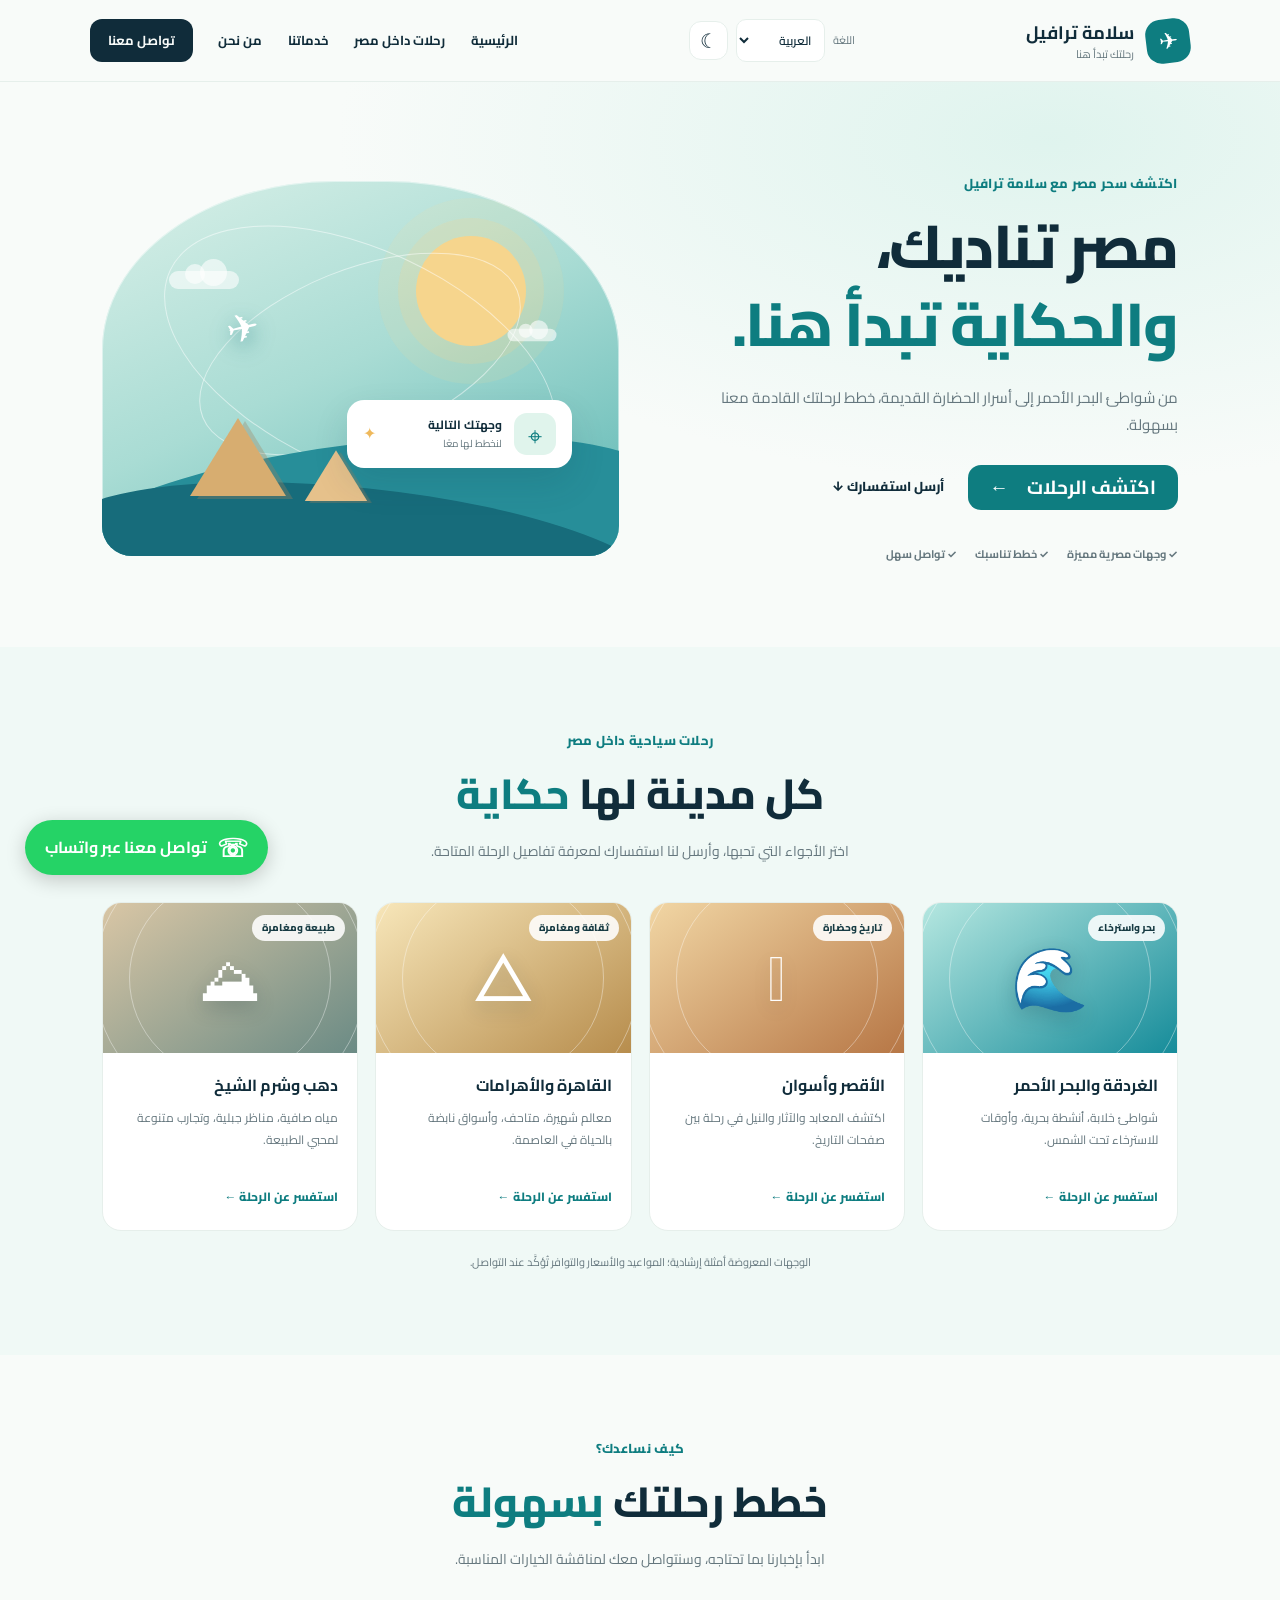
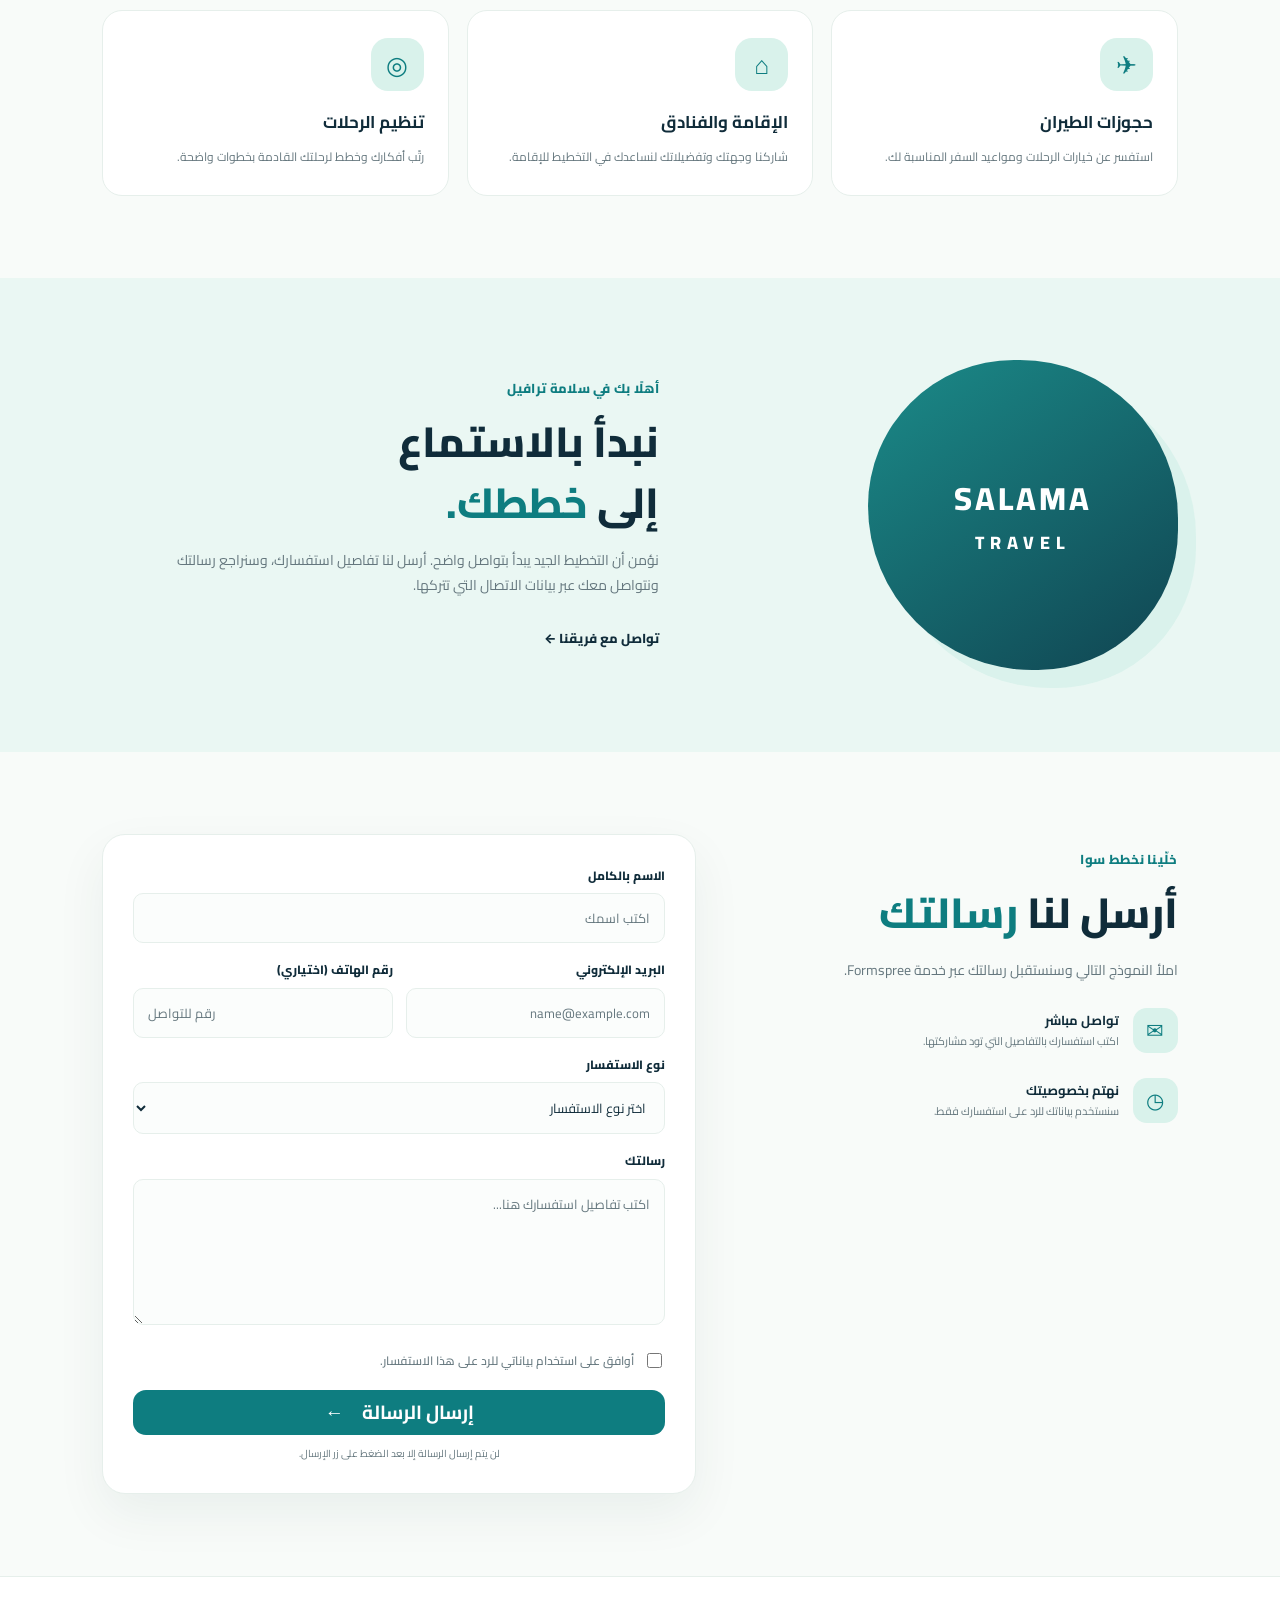
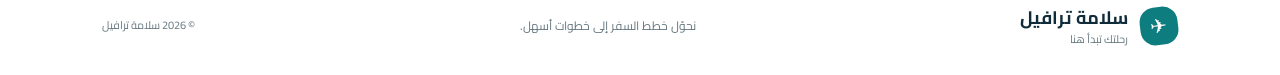
<file: index.html>
<!doctype html>
<html lang="ar" dir="rtl" data-theme="light">
<head>
  <meta charset="utf-8">
  <meta name="viewport" content="width=device-width, initial-scale=1">
  <meta name="description" content="سلامة ترافيل — رحلات سياحية داخل مصر وخطط سفر تناسبك.">
  <meta name="theme-color" content="#f8fbf9">
  <title>سلامة ترافيل | اكتشف مصر</title>
  <link rel="stylesheet" href="style.css">
</head>
<body>
  <header class="site-header">
    <a class="brand" href="#home" aria-label="Salama Travel home">
      <span class="brand-mark">✈</span>
      <span><strong data-i18n="brand">سلامة ترافيل</strong><small data-i18n="tagline">رحلتك تبدأ هنا</small></span>
    </a>
    <div class="header-actions">
      <label class="language-label" for="languageSelect" data-i18n="languageLabel">اللغة</label>
      <select id="languageSelect" class="language-select" aria-label="Language">
        <option value="ar">العربية</option><option value="en">English</option><option value="ru">Русский</option>
      </select>
      <button class="theme-toggle" id="themeToggle" type="button" aria-label="تبديل الوضع" title="تبديل الوضع"><span id="themeIcon">☾</span></button>
      <button class="menu-toggle" aria-label="فتح القائمة" aria-expanded="false">☰</button>
    </div>
    <nav class="nav" aria-label="القائمة الرئيسية">
      <a href="#home" data-i18n="navHome">الرئيسية</a><a href="#trips" data-i18n="navTrips">رحلات داخل مصر</a><a href="#services" data-i18n="navServices">خدماتنا</a><a href="#about" data-i18n="navAbout">من نحن</a><a href="#contact" class="nav-cta" data-i18n="navContact">تواصل معنا</a>
    </nav>
  </header>

  <main>
    <section class="hero" id="home">
      <div class="hero-content reveal">
        <p class="eyebrow" data-i18n="heroEyebrow">اكتشف سحر مصر مع سلامة ترافيل</p>
        <h1 data-i18n="heroTitle">مصر تناديك،<br><span>والحكاية تبدأ هنا.</span></h1>
        <p class="hero-copy" data-i18n="heroCopy">من شواطئ البحر الأحمر إلى أسرار الحضارة القديمة، خطط لرحلتك القادمة معنا بسهولة.</p>
        <div class="hero-actions"><a class="button button-primary" href="#trips"><span data-i18n="exploreTrips">اكتشف الرحلات</span><span>←</span></a><a class="text-link" href="#contact" data-i18n="sendInquiry">أرسل استفسارك ↓</a></div>
        <div class="trust-row"><span data-i18n="trust1">✓ وجهات مصرية مميزة</span><span data-i18n="trust2">✓ خطط تناسبك</span><span data-i18n="trust3">✓ تواصل سهل</span></div>
      </div>
      <div class="hero-art animated-art" aria-label="تصميم سياحي مستوحى من مصر" role="img">
        <div class="sun"></div><div class="cloud cloud-one"></div><div class="cloud cloud-two"></div>
        <div class="orbit orbit-one"></div><div class="orbit orbit-two"></div><div class="plane">✈</div>
        <div class="pyramid pyramid-one"></div><div class="pyramid pyramid-two"></div>
        <div class="destination-card"><span class="pin">⌖</span><div><b data-i18n="nextDestination">وجهتك التالية</b><small data-i18n="planTogether">لنخطط لها معًا</small></div><span class="sparkle">✦</span></div>
        <div class="wave wave-back"></div><div class="wave wave-front"></div>
      </div>
    </section>

    <section class="trips section" id="trips">
      <div class="section-heading reveal"><p class="eyebrow" data-i18n="tripsEyebrow">رحلات سياحية داخل مصر</p><h2 data-i18n="tripsTitle">كل مدينة لها <span>حكاية</span></h2><p data-i18n="tripsIntro">اختر الأجواء التي تحبها، وأرسل لنا استفسارك لمعرفة تفاصيل الرحلة المتاحة.</p></div>
      <div class="trip-grid">
        <article class="trip-card reveal"><div class="trip-visual sea"><span class="trip-symbol">🌊</span><span class="trip-tag" data-i18n="tripSeaTag">بحر واسترخاء</span></div><div class="trip-body"><h3 data-i18n="tripHurghada">الغردقة والبحر الأحمر</h3><p data-i18n="tripHurghadaDesc">شواطئ خلابة، أنشطة بحرية، وأوقات للاسترخاء تحت الشمس.</p><button class="trip-link" type="button" data-trip="hurghada" data-i18n="askTrip">استفسر عن الرحلة ←</button></div></article>
        <article class="trip-card reveal"><div class="trip-visual history"><span class="trip-symbol">𓂀</span><span class="trip-tag" data-i18n="tripHistoryTag">تاريخ وحضارة</span></div><div class="trip-body"><h3 data-i18n="tripLuxor">الأقصر وأسوان</h3><p data-i18n="tripLuxorDesc">اكتشف المعابد والآثار والنيل في رحلة بين صفحات التاريخ.</p><button class="trip-link" type="button" data-trip="luxor" data-i18n="askTrip">استفسر عن الرحلة ←</button></div></article>
        <article class="trip-card reveal"><div class="trip-visual cairo"><span class="trip-symbol">△</span><span class="trip-tag" data-i18n="tripCultureTag">ثقافة ومغامرة</span></div><div class="trip-body"><h3 data-i18n="tripCairo">القاهرة والأهرامات</h3><p data-i18n="tripCairoDesc">معالم شهيرة، متاحف، وأسواق نابضة بالحياة في العاصمة.</p><button class="trip-link" type="button" data-trip="cairo" data-i18n="askTrip">استفسر عن الرحلة ←</button></div></article>
        <article class="trip-card reveal"><div class="trip-visual sinai"><span class="trip-symbol">⛰</span><span class="trip-tag" data-i18n="tripNatureTag">طبيعة ومغامرة</span></div><div class="trip-body"><h3 data-i18n="tripSinai">دهب وشرم الشيخ</h3><p data-i18n="tripSinaiDesc">مياه صافية، مناظر جبلية، وتجارب متنوعة لمحبي الطبيعة.</p><button class="trip-link" type="button" data-trip="sinai" data-i18n="askTrip">استفسر عن الرحلة ←</button></div></article>
      </div>
      <p class="trips-note" data-i18n="tripsNote">الوجهات المعروضة أمثلة إرشادية؛ المواعيد والأسعار والتوافر تُؤكَّد عند التواصل.</p>
    </section>

    <section class="services section" id="services">
      <div class="section-heading reveal"><p class="eyebrow" data-i18n="servicesEyebrow">كيف نساعدك؟</p><h2 data-i18n="servicesTitle">خطط رحلتك <span>بسهولة</span></h2><p data-i18n="servicesIntro">ابدأ بإخبارنا بما تحتاجه، وسنتواصل معك لمناقشة الخيارات المناسبة.</p></div>
      <div class="service-grid">
        <article class="service-card reveal"><span class="service-icon">✈</span><h3 data-i18n="serviceFlights">حجوزات الطيران</h3><p data-i18n="serviceFlightsDesc">استفسر عن خيارات الرحلات ومواعيد السفر المناسبة لك.</p></article>
        <article class="service-card reveal"><span class="service-icon">⌂</span><h3 data-i18n="serviceStay">الإقامة والفنادق</h3><p data-i18n="serviceStayDesc">شاركنا وجهتك وتفضيلاتك لنساعدك في التخطيط للإقامة.</p></article>
        <article class="service-card reveal"><span class="service-icon">◎</span><h3 data-i18n="servicePlans">تنظيم الرحلات</h3><p data-i18n="servicePlansDesc">رتّب أفكارك وخطط لرحلتك القادمة بخطوات واضحة.</p></article>
      </div>
    </section>

    <section class="about section" id="about">
      <div class="about-stamp reveal">SALAMA<br><span>TRAVEL</span></div>
      <div class="reveal"><p class="eyebrow" data-i18n="aboutEyebrow">أهلًا بك في سلامة ترافيل</p><h2 data-i18n="aboutTitle">نبدأ بالاستماع<br>إلى <span>خططك.</span></h2><p data-i18n="aboutCopy">نؤمن أن التخطيط الجيد يبدأ بتواصل واضح. أرسل لنا تفاصيل استفسارك، وسنراجع رسالتك ونتواصل معك عبر بيانات الاتصال التي تتركها.</p><a class="text-link" href="#contact" data-i18n="contactTeam">تواصل مع فريقنا ←</a></div>
    </section>

    <section class="contact-section section" id="contact">
      <div class="contact-intro reveal"><p class="eyebrow" data-i18n="contactEyebrow">خلّينا نخطط سوا</p><h2 data-i18n="contactTitle">أرسل لنا <span>رسالتك</span></h2><p data-i18n="contactIntro">املأ النموذج التالي وسنستقبل رسالتك عبر خدمة Formspree.</p>
        <div class="contact-note"><span>✉</span><div><b data-i18n="directContact">تواصل مباشر</b><small data-i18n="directContactDesc">اكتب استفسارك بالتفاصيل التي تود مشاركتها.</small></div></div>
        <div class="contact-note"><span>◷</span><div><b data-i18n="privacyTitle">نهتم بخصوصيتك</b><small data-i18n="privacyDesc">سنستخدم بياناتك للرد على استفسارك فقط.</small></div></div>
      </div>
      <form class="contact-form reveal" action="https://formspree.io/f/xgaoqbly" method="POST">
        <input type="hidden" name="_subject" value="رسالة جديدة من موقع سلامة ترافيل">
        <label for="name" data-i18n="labelName">الاسم بالكامل</label><input id="name" name="name" type="text" placeholder="اكتب اسمك" autocomplete="name" required data-i18n-placeholder="placeholderName">
        <div class="form-row"><div><label for="email" data-i18n="labelEmail">البريد الإلكتروني</label><input id="email" name="email" type="email" placeholder="name@example.com" autocomplete="email" required></div><div><label for="phone" data-i18n="labelPhone">رقم الهاتف (اختياري)</label><input id="phone" name="phone" type="tel" placeholder="رقم للتواصل" autocomplete="tel" data-i18n-placeholder="placeholderPhone"></div></div>
        <label for="topic" data-i18n="labelTopic">نوع الاستفسار</label><select id="topic" name="topic" required><option value="" disabled selected data-i18n="selectTopic">اختر نوع الاستفسار</option><option value="رحلات داخل مصر" data-i18n="topicDomestic">رحلات سياحية داخل مصر</option><option value="حجز طيران" data-i18n="topicFlights">حجز طيران</option><option value="فندق وإقامة" data-i18n="topicStay">فندق وإقامة</option><option value="تنظيم رحلة" data-i18n="topicPlan">تنظيم رحلة</option><option value="استفسار عام" data-i18n="topicGeneral">استفسار عام</option></select>
        <label for="message" data-i18n="labelMessage">رسالتك</label><textarea id="message" name="message" rows="5" placeholder="اكتب تفاصيل استفسارك هنا..." required data-i18n-placeholder="placeholderMessage"></textarea>
        <label class="consent"><input type="checkbox" required><span data-i18n="consent">أوافق على استخدام بياناتي للرد على هذا الاستفسار.</span></label>
        <button class="button button-primary submit-button" type="submit"><span data-i18n="submit">إرسال الرسالة</span><span>←</span></button>
        <p class="form-footnote" data-i18n="formFootnote">لن يتم إرسال الرسالة إلا بعد الضغط على زر الإرسال.</p>
      </form>
    </section>
  </main>

  <footer class="footer"><a class="brand footer-brand" href="#home"><span class="brand-mark">✈</span><span><strong data-i18n="brand">سلامة ترافيل</strong><small data-i18n="tagline">رحلتك تبدأ هنا</small></span></a><p data-i18n="footerLine">نحوّل خطط السفر إلى خطوات أسهل.</p><span class="copyright">© <span id="year"></span> <span data-i18n="brand">سلامة ترافيل</span></span></footer>
  <script src="script.js"></script>
  
<!-- زر التواصل عبر واتساب -->
<a
  href="https://wa.me/201030033154"
  class="whatsapp-float"
  target="_blank"
  rel="noopener noreferrer"
  aria-label="تواصل معنا عبر واتساب"
>
  <span class="whatsapp-icon">☏</span>
  <span>تواصل معنا عبر واتساب</span>
</a>

</body>
</html>
</file>
<file: style.css>
@import url('https://fonts.googleapis.com/css2?family=Cairo:wght@400;500;600;700;800&family=Inter:wght@400;500;600;700;800&display=swap');
:root{color-scheme:light;--navy:#102c3a;--teal:#0e7d80;--mint:#d9f2eb;--gold:#efb95c;--muted:#65777e;--paper:#f8fbf9;--white:#fff;--card:#fff;--line:#e6efeb;--field:#fbfdfc;--shadow:0 20px 50px #153d3510}
html[data-theme="dark"]{color-scheme:dark;--navy:#e5f2ef;--teal:#59c8bd;--mint:#203f3d;--gold:#f2c66f;--muted:#a8b9b8;--paper:#101c22;--white:#17272e;--card:#192a31;--line:#2a4047;--field:#14242a;--shadow:0 20px 50px #0003}
*{box-sizing:border-box}html{scroll-behavior:smooth;scroll-padding-top:95px}body{margin:0;font-family:'Cairo','Inter',Tahoma,Arial,sans-serif;color:var(--navy);background:var(--paper);line-height:1.8;transition:background .3s,color .3s}a{color:inherit;text-decoration:none}.site-header{min-height:82px;padding:12px 7%;display:flex;align-items:center;justify-content:space-between;gap:18px;background:color-mix(in srgb,var(--paper) 92%,transparent);position:sticky;top:0;z-index:20;border-bottom:1px solid var(--line);backdrop-filter:blur(14px)}.brand{display:flex;align-items:center;gap:12px;flex-shrink:0}.brand-mark{display:grid;place-items:center;width:44px;height:44px;border-radius:15px;background:var(--teal);color:#fff;font-size:23px;transform:rotate(-7deg)}.brand strong,.brand small{display:block;line-height:1.5}.brand strong{font-size:18px}.brand small{font-size:11px;color:var(--muted)}.nav{display:flex;align-items:center;gap:clamp(12px,2vw,30px);font-size:13px;font-weight:700}.nav a:not(.nav-cta){transition:color .2s}.nav a:hover,.trip-link:hover{color:var(--teal)}.nav-cta{background:var(--navy);color:var(--paper);padding:10px 18px;border-radius:12px}.header-actions{display:flex;align-items:center;gap:8px}.language-label{font-size:11px;color:var(--muted)}.language-select{font:600 12px 'Cairo',sans-serif;color:var(--navy);background:var(--card);border:1px solid var(--line);border-radius:10px;padding:8px 9px;max-width:112px}.theme-toggle,.menu-toggle{width:39px;height:39px;border:1px solid var(--line);background:var(--card);color:var(--navy);border-radius:12px;cursor:pointer;font-size:20px;transition:transform .2s,background .2s}.theme-toggle:hover{transform:rotate(-12deg)}.menu-toggle{display:none}.hero{min-height:565px;padding:72px 8% 65px;display:grid;grid-template-columns:1fr 1fr;align-items:center;gap:4%;overflow:hidden;background:radial-gradient(ellipse at 82% 10%,color-mix(in srgb,var(--mint) 80%,transparent) 0,transparent 48%),var(--paper)}.hero-content{position:relative;z-index:2}.eyebrow{color:var(--teal);font-size:13px;font-weight:800;letter-spacing:.3px;margin:0 0 12px}.hero h1{font-size:clamp(40px,4.7vw,65px);line-height:1.3;letter-spacing:-1.5px;margin:0 0 20px;font-weight:800}.hero h1 span,.section-heading h2 span,.about h2 span,.contact-intro h2 span{color:var(--teal)}.hero-copy{color:var(--muted);font-size:15px;max-width:475px;margin:0 0 27px}.hero-actions{display:flex;align-items:center;gap:24px;flex-wrap:wrap}.button{display:inline-flex;align-items:center;justify-content:center;gap:18px;border:0;border-radius:13px;padding:13px 22px;font:700 14px 'Cairo',sans-serif;cursor:pointer;transition:transform .2s,box-shadow .2s}.button:hover{transform:translateY(-3px);box-shadow:0 10px 25px #102c3a1c}.button-primary{background:var(--teal);color:#fff}.button span{font-size:19px;line-height:1}.text-link{font-weight:800;font-size:13px;color:var(--navy)}.trust-row{display:flex;gap:18px;flex-wrap:wrap;margin-top:35px;color:var(--muted);font-size:11px;font-weight:700}.hero-art{height:375px;position:relative;border-radius:45% 45% 30px 30px;background:linear-gradient(155deg,#d9f0e8 0%,#a9dcd4 48%,#5cb6b3 100%);overflow:hidden;box-shadow:inset 0 0 0 1px #ffffff7a}.sun{position:absolute;top:55px;right:18%;width:110px;height:110px;border-radius:50%;background:#f6d58d;box-shadow:0 0 0 18px #f6d58d35,0 0 0 38px #f6d58d20;animation:sunPulse 5s ease-in-out infinite}.cloud{position:absolute;width:70px;height:18px;background:#fff9;border-radius:20px;top:90px;animation:drift 11s ease-in-out infinite alternate}.cloud:before,.cloud:after{content:"";position:absolute;background:inherit;border-radius:50%;width:27px;height:27px;top:-12px;right:12px}.cloud:after{width:20px;height:20px;right:34px;top:-7px}.cloud-one{left:13%}.cloud-two{top:145px;right:10%;transform:scale(.7);animation-delay:-4s}.orbit{position:absolute;border:1px solid #ffffff80;border-radius:50%;width:340px;height:170px;top:88px;left:50%;transform:translateX(-50%) rotate(-22deg)}.orbit-two{width:420px;height:220px;top:68px;transform:translateX(-50%) rotate(25deg)}.plane{position:absolute;top:112px;left:24%;font-size:39px;color:#fff;transform:rotate(-13deg);text-shadow:0 7px 20px #237d83aa;animation:planeFly 7s ease-in-out infinite}.pyramid{position:absolute;bottom:58px;z-index:1;width:0;height:0;border-left:48px solid transparent;border-right:48px solid transparent;border-bottom:78px solid #d7ad70;filter:drop-shadow(7px 3px 0 #9e825c55)}.pyramid-one{left:17%;bottom:60px}.pyramid-two{left:36%;bottom:55px;transform:scale(.65);transform-origin:bottom;border-bottom-color:#e6c18b}.wave{position:absolute;left:-10%;width:120%;height:160px;border-radius:50% 50% 0 0}.wave-back{bottom:-48px;background:#278e99;transform:rotate(-7deg)}.wave-front{bottom:-92px;background:#176c7b;transform:rotate(6deg)}.destination-card{position:absolute;z-index:4;bottom:88px;right:9%;display:flex;align-items:center;gap:12px;background:#fff;color:#102c3a;padding:13px 16px;border-radius:17px;box-shadow:0 15px 35px #123b4520;min-width:225px;animation:float 4s ease-in-out infinite}.destination-card .pin{display:grid;place-items:center;background:#e0f4ec;color:#0e7d80;width:42px;height:42px;border-radius:13px;font-size:25px}.destination-card b,.destination-card small{display:block}.destination-card b{font-size:12px}.destination-card small{font-size:10px;color:#65777e}.sparkle{color:#efb95c;margin-inline-start:auto}.section{padding:82px 8%}.section-heading{text-align:center;max-width:680px;margin:0 auto 38px}.section-heading h2,.about h2,.contact-intro h2{font-size:clamp(29px,3.3vw,42px);line-height:1.45;margin:0 0 12px;font-weight:800}.section-heading>p:last-child,.about>div:last-child>p:not(.eyebrow),.contact-intro>p:not(.eyebrow){color:var(--muted);font-size:14px}.trips{background:color-mix(in srgb,var(--mint) 25%,var(--paper))}.trip-grid{display:grid;grid-template-columns:repeat(4,minmax(0,1fr));gap:17px}.trip-card{background:var(--card);border:1px solid var(--line);border-radius:19px;overflow:hidden;transition:transform .28s,box-shadow .28s}.trip-card:hover{transform:translateY(-7px);box-shadow:var(--shadow)}.trip-visual{height:150px;position:relative;display:grid;place-items:center;overflow:hidden}.trip-visual:before,.trip-visual:after{content:"";position:absolute;border-radius:50%;border:1px solid #ffffff60;width:200px;height:200px}.trip-visual:after{width:270px;height:270px}.trip-visual.sea{background:linear-gradient(145deg,#b5e7e0,#168c9a)}.trip-visual.history{background:linear-gradient(145deg,#f1d6a4,#b77746)}.trip-visual.cairo{background:linear-gradient(145deg,#f7e6b9,#b78d4d)}.trip-visual.sinai{background:linear-gradient(145deg,#d9c6a5,#6b8b85)}.trip-symbol{position:relative;z-index:1;font-size:62px;color:#fff;text-shadow:0 7px 20px #102c3a35;animation:float 5s ease-in-out infinite}.trip-tag{position:absolute;z-index:2;top:12px;inset-inline-start:12px;background:#ffffffdf;color:#173b43;border-radius:20px;padding:4px 10px;font-size:10px;font-weight:800}.trip-body{padding:18px 19px 20px}.trip-body h3{font-size:16px;margin:0 0 7px}.trip-body p{font-size:12px;color:var(--muted);min-height:62px;margin:0 0 12px}.trip-link{border:0;background:transparent;padding:0;color:var(--teal);font:800 12px 'Cairo',sans-serif;cursor:pointer}.trips-note{text-align:center;color:var(--muted);font-size:11px;margin:22px 0 0}.service-grid{display:grid;grid-template-columns:repeat(3,1fr);gap:18px}.service-card{padding:27px 24px;background:var(--card);border:1px solid var(--line);border-radius:20px;transition:transform .25s,box-shadow .25s}.service-card:hover{transform:translateY(-5px);box-shadow:var(--shadow)}.service-icon{display:grid;place-items:center;width:53px;height:53px;border-radius:17px;background:var(--mint);color:var(--teal);font-size:25px}.service-card h3{font-size:17px;margin:16px 0 8px}.service-card p{color:var(--muted);font-size:12px;margin:0}.about{display:grid;grid-template-columns:.85fr 1.15fr;gap:10%;align-items:center;background:color-mix(in srgb,var(--mint) 45%,var(--paper))}.about-stamp{width:min(100%,310px);aspect-ratio:1;border-radius:48% 52% 46% 54%;display:flex;flex-direction:column;align-items:center;justify-content:center;background:linear-gradient(145deg,#1b8b89,#104451);color:white;font-size:32px;font-weight:800;letter-spacing:3px;box-shadow:18px 18px 0 color-mix(in srgb,var(--mint) 90%,transparent);transform:rotate(-5deg)}.about-stamp span{font-size:18px;letter-spacing:6px}.about>div:last-child>p:not(.eyebrow){max-width:490px;margin-bottom:25px}.contact-section{display:grid;grid-template-columns:.8fr 1.2fr;gap:8%;align-items:start}.contact-intro{padding-top:14px}.contact-intro>p:not(.eyebrow){max-width:360px}.contact-note{display:flex;align-items:center;gap:14px;margin-top:25px}.contact-note>span{display:grid;place-items:center;flex-shrink:0;width:45px;height:45px;background:var(--mint);border-radius:14px;color:var(--teal);font-size:21px}.contact-note b,.contact-note small{display:block}.contact-note b{font-size:13px}.contact-note small{font-size:11px;color:var(--muted)}.contact-form{padding:30px;background:var(--card);border:1px solid var(--line);border-radius:23px;box-shadow:var(--shadow)}.contact-form label{display:block;font-size:12px;font-weight:800;margin:0 0 7px}.contact-form input:not([type=checkbox]),.contact-form select,.contact-form textarea{width:100%;border:1px solid var(--line);border-radius:10px;background:var(--field);padding:12px 14px;font:13px 'Cairo',sans-serif;color:var(--navy);outline:none;margin-bottom:16px;transition:border .2s,box-shadow .2s}.contact-form input:focus,.contact-form select:focus,.contact-form textarea:focus{border-color:var(--teal);box-shadow:0 0 0 3px color-mix(in srgb,var(--teal) 12%,transparent)}.contact-form input::placeholder,.contact-form textarea::placeholder{color:var(--muted)}.contact-form textarea{resize:vertical;min-height:115px}.form-row{display:grid;grid-template-columns:1fr 1fr;gap:13px}.consent{display:flex!important;align-items:center;gap:9px;color:var(--muted);font-weight:500!important;margin:0 0 19px!important}.consent input{accent-color:var(--teal);width:15px;height:15px}.submit-button{width:100%;font-size:14px}.form-footnote{text-align:center;color:var(--muted);font-size:10px;margin:10px 0 0}.footer{display:flex;align-items:center;justify-content:space-between;gap:20px;padding:26px 8%;border-top:1px solid var(--line);background:var(--card)}.footer>p{font-size:12px;color:var(--muted)}.copyright{font-size:11px;color:var(--muted)}.footer-brand .brand-mark{width:38px;height:38px;font-size:20px}.reveal{opacity:0;transform:translateY(22px);transition:opacity .7s ease,transform .7s ease}.reveal.visible{opacity:1;transform:translateY(0)}@keyframes float{0%,100%{transform:translateY(0)}50%{transform:translateY(-9px)}}@keyframes planeFly{0%,100%{transform:translate(0,0) rotate(-13deg)}50%{transform:translate(13px,-9px) rotate(-8deg)}}@keyframes drift{from{translate:-8px 0}to{translate:16px 0}}@keyframes sunPulse{0%,100%{box-shadow:0 0 0 18px #f6d58d35,0 0 0 38px #f6d58d20}50%{box-shadow:0 0 0 25px #f6d58d25,0 0 0 48px #f6d58d10}}@media(prefers-reduced-motion:reduce){*,*::before,*::after{scroll-behavior:auto!important;animation-duration:.01ms!important;animation-iteration-count:1!important;transition-duration:.01ms!important}.reveal{opacity:1;transform:none}}
html[dir="ltr"] body{font-family:'Inter','Cairo',Arial,sans-serif}html[dir="ltr"] .hero h1{letter-spacing:-1px}html[dir="ltr"] .button,html[dir="ltr"] .contact-form input,html[dir="ltr"] .contact-form select,html[dir="ltr"] .contact-form textarea,html[dir="ltr"] .language-select{font-family:'Inter','Cairo',Arial,sans-serif}
@media(max-width:1100px){.site-header{padding-inline:4%}.nav{gap:13px;font-size:12px}.trip-grid{grid-template-columns:repeat(2,minmax(0,1fr))}.hero{padding-inline:6%}}
@media(max-width:800px){.site-header{padding:10px 5%;flex-wrap:wrap;min-height:72px}.header-actions{margin-inline-start:auto}.language-label{display:none}.menu-toggle{display:block}.nav{display:none;position:absolute;top:100%;right:0;left:0;background:var(--card);padding:19px 6%;box-shadow:var(--shadow);flex-direction:column;align-items:stretch;gap:12px;border-bottom:1px solid var(--line)}html[dir="ltr"] .nav{right:0;left:0}.nav.open{display:flex}.nav-cta{text-align:center}.hero{grid-template-columns:1fr;padding:48px 7% 42px;gap:30px}.hero h1{font-size:46px}.hero-art{height:300px;max-width:520px;width:100%;margin:auto}.trust-row{gap:12px}.section{padding:62px 7%}.service-grid{grid-template-columns:1fr;gap:13px}.service-card{padding:23px}.about{grid-template-columns:1fr;gap:42px}.about-stamp{width:210px;margin:auto;font-size:27px}.about-stamp span{font-size:15px}.contact-section{grid-template-columns:1fr;gap:27px}.contact-form{padding:23px}.footer{padding:24px 6%;flex-wrap:wrap}.footer>p{order:3;width:100%;margin:0}.copyright{margin-inline-start:auto}}
@media(max-width:450px){.brand strong{font-size:15px}.brand-mark{width:38px;height:38px}.language-select{max-width:92px;padding:7px 5px}.hero h1{font-size:38px}.hero-art{height:250px}.destination-card{bottom:63px;inset-inline-end:5%;transform:scale(.88);transform-origin:bottom right}.trip-grid{grid-template-columns:1fr}.trip-visual{height:165px}.trip-body p{min-height:0}.form-row{grid-template-columns:1fr;gap:0}.section-heading h2,.about h2,.contact-intro h2{font-size:29px}.hero-actions{gap:16px}.trust-row{font-size:10px}.footer-brand strong{font-size:15px}}

/* زر واتساب العائم */
.whatsapp-float {
  position: fixed;
  bottom: 25px;
  left: 25px;
  z-index: 9999;
  display: flex;
  align-items: center;
  gap: 10px;
  padding: 13px 20px;
  background: #25D366;
  color: #fff;
  text-decoration: none;
  font-family: 'Cairo', sans-serif;
  font-weight: 700;
  border-radius: 50px;
  box-shadow: 0 5px 20px rgba(0, 0, 0, 0.2);
  transition: transform 0.3s ease, box-shadow 0.3s ease;
  animation: whatsappPulse 2s infinite;
}

.whatsapp-float:hover {
  transform: translateY(-5px) scale(1.03);
  box-shadow: 0 8px 25px rgba(37, 211, 102, 0.4);
  color: #fff;
}

.whatsapp-icon {
  font-size: 25px;
  line-height: 1;
}

@keyframes whatsappPulse {
  0%, 100% {
    box-shadow: 0 5px 20px rgba(37, 211, 102, 0.25);
  }
  50% {
    box-shadow: 0 5px 25px rgba(37, 211, 102, 0.6);
  }
}

/* مناسب للموبايل */
@media (max-width: 600px) {
  .whatsapp-float {
    bottom: 15px;
    left: 12px;
    padding: 11px 15px;
    font-size: 13px;
  }
}
</file>
